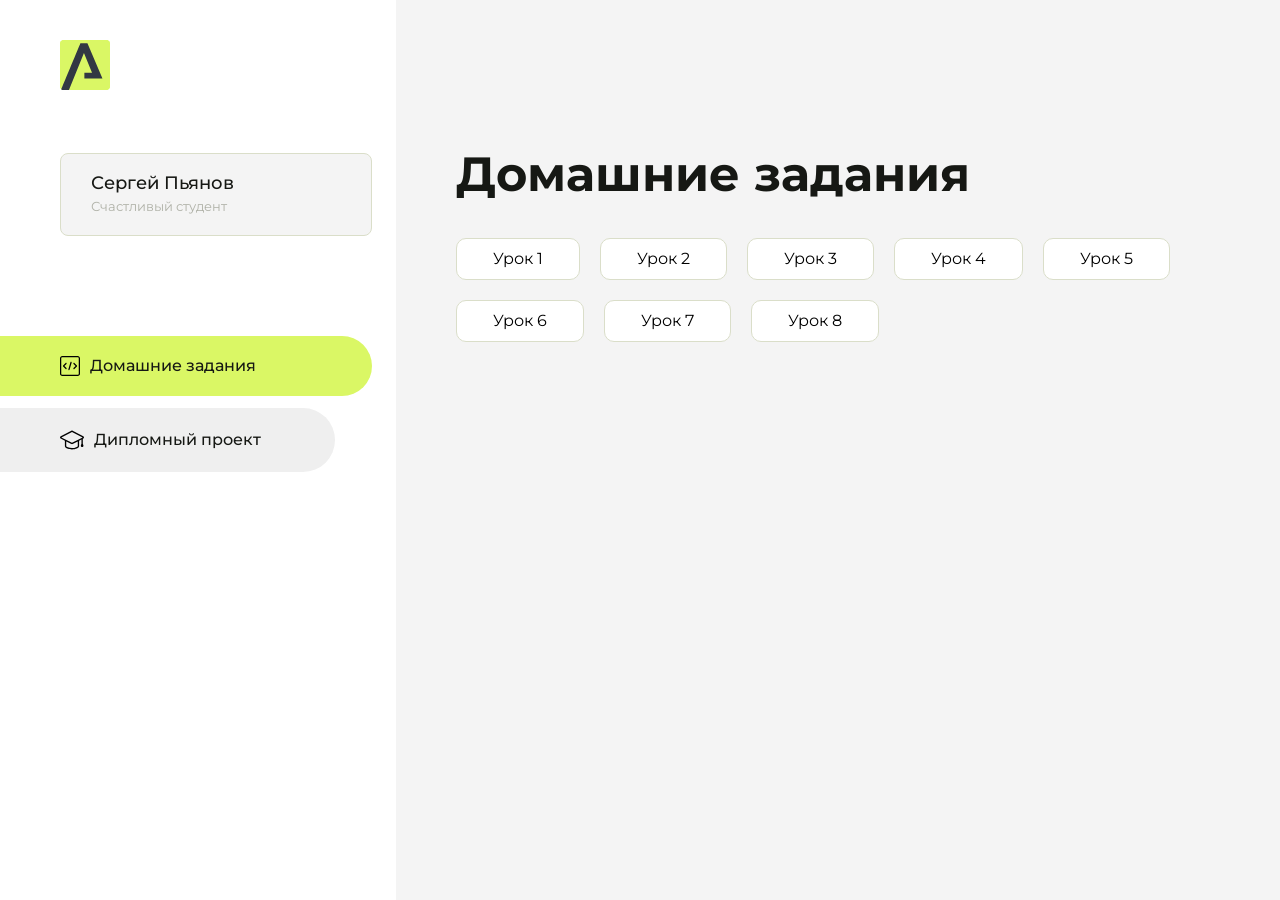
<file: index.html>
<!DOCTYPE html>
<html lang="en">
<head>
    <meta charset="UTF-8">
    <meta name="viewport" content="width=device-width, initial-scale=1.0">
    <title>Домашняя работа</title>
    <link rel="shortcut icon" href="src/logo.ico" type="image/x-icon">
    <link rel="preconnect" href="https://fonts.googleapis.com">
    <link rel="preconnect" href="https://fonts.gstatic.com" crossorigin>
    <link href="https://fonts.googleapis.com/css2?family=Montserrat:wght@400;500;700&family=Rubik:wght@500&display=swap"
          rel="stylesheet">
    <link rel="stylesheet" href="src/style.css">
</head>
<body id="body">
<div class="overlay" id="overlay"></div>
<div class="layout">
    <div class="burger" id="burger">
        <svg viewBox="0 0 24 24" fill="none" xmlns="http://www.w3.org/2000/svg">
            <g id="SVGRepo_bgCarrier" stroke-width="0"></g>
            <g id="SVGRepo_tracerCarrier" stroke-linecap="round" stroke-linejoin="round"></g>
            <g id="SVGRepo_iconCarrier">
                <path d="M4 18L20 18" stroke="#DAF765" stroke-width="2" stroke-linecap="round"></path>
                <path d="M4 12L20 12" stroke="#DAF765" stroke-width="2" stroke-linecap="round"></path>
                <path d="M4 6L20 6" stroke="#DAF765" stroke-width="2" stroke-linecap="round"></path>
            </g>
        </svg>
    </div>
    <aside class="sidebar" id="sidebar">
        <div class="sidebar__inner">
            <div class="logo">
                <svg width="50" height="50" viewBox="0 0 50 50" fill="none" xmlns="http://www.w3.org/2000/svg">
                    <g clip-path="url(#clip0_513_74730)">
                        <path d="M46.17 -0.257004H3.83C1.57281 -0.257004 -0.257 1.57281 -0.257 3.83V46.17C-0.257 48.4272 1.57281 50.257 3.83 50.257H46.17C48.4272 50.257 50.257 48.4272 50.257 46.17V3.83C50.257 1.57281 48.4272 -0.257004 46.17 -0.257004Z"
                              fill="#DAF765"/>
                        <path d="M24.375 38.4H42.461L27.441 3.1585H20.4355C20.4355 3.1585 6.7895 35.881 1.1945 49.294C2.015 50.0275 3.0945 50.257 3.6945 50.257H8.8445L23.954 13.07L32.0465 32.8285H24.375V38.4Z"
                              fill="#323843"/>
                    </g>
                    <defs>
                        <clipPath id="clip0_513_74730">
                            <rect width="50" height="50" fill="white"/>
                        </clipPath>
                    </defs>
                </svg>
            </div>
            <div class="sidebar__user">
                <div class="sidebar__name">Сергей Пьянов</div>
                <div class="sidebar__text">Счастливый студент</div>
            </div>
            <div class="sidebar__tabs">
                <div class="sidebar__item">
                    <button class="sidebar__button active" id="tasks">
                        <svg xmlns="http://www.w3.org/2000/svg" width="20" height="20" viewBox="0 0 20 20" fill="none">
                            <g clip-path="url(#clip0_704_74543)">
                                <path d="M17.7083 20H2.29167C1.0275 20 0 18.9725 0 17.7083V2.29167C0 1.0275 1.0275 0 2.29167 0H17.7083C18.9725 0 20 1.0275 20 2.29167V17.7083C20 18.9725 18.9725 20 17.7083 20ZM2.29167 1.25C1.7175 1.25 1.25 1.7175 1.25 2.29167V17.7083C1.25 18.2825 1.7175 18.75 2.29167 18.75H17.7083C18.2825 18.75 18.75 18.2825 18.75 17.7083V2.29167C18.75 1.7175 18.2825 1.25 17.7083 1.25H2.29167Z"
                                      fill="black"/>
                                <path d="M6.04167 13.125C5.88167 13.125 5.72167 13.0642 5.6 12.9417L3.1 10.4417C2.85583 10.1975 2.85583 9.80167 3.1 9.5575L5.6 7.0575C5.84417 6.81333 6.24 6.81333 6.48417 7.0575C6.72833 7.30167 6.72833 7.6975 6.48417 7.94167L4.42583 10L6.48417 12.0583C6.72833 12.3025 6.72833 12.6983 6.48417 12.9425C6.36167 13.0642 6.20167 13.125 6.04167 13.125Z"
                                      fill="black"/>
                                <path d="M8.95833 14.1667C8.9 14.1667 8.84 14.1583 8.78167 14.1417C8.45083 14.0442 8.26083 13.6967 8.35833 13.3658L10.4417 6.28251C10.5392 5.95084 10.8892 5.76417 11.2175 5.85917C11.5483 5.95667 11.7383 6.30417 11.6408 6.63501L9.5575 13.7183C9.47833 13.9908 9.22833 14.1667 8.95833 14.1667Z"
                                      fill="black"/>
                                <path d="M13.9583 13.125C13.7983 13.125 13.6383 13.0642 13.5167 12.9417C13.2725 12.6975 13.2725 12.3017 13.5167 12.0575L15.575 9.99916L13.5167 7.94083C13.2725 7.69666 13.2725 7.30083 13.5167 7.05666C13.7608 6.81249 14.1567 6.81249 14.4008 7.05666L16.9008 9.55666C17.145 9.80083 17.145 10.1967 16.9008 10.4408L14.4008 12.9408C14.2783 13.0642 14.1183 13.125 13.9583 13.125Z"
                                      fill="black"/>
                            </g>
                            <defs>
                                <clipPath id="clip0_704_74543">
                                    <rect width="20" height="20" fill="white"/>
                                </clipPath>
                            </defs>
                        </svg>
                        <span>Домашние задания</span></button>
                </div>
                <div class="sidebar__item">
                    <button class="sidebar__button" id="diplom">
                        <svg xmlns="http://www.w3.org/2000/svg" width="24" height="24" viewBox="0 0 24 24" fill="none">
                            <g clip-path="url(#clip0_704_74553)">
                                <path d="M23.2628 10.5971C23.7176 10.365 24 9.90375 24 9.39337C24 8.883 23.7176 8.42175 23.2628 8.18962L12.6135 2.75362C12.2291 2.55824 11.7705 2.55787 11.3854 2.75399L0.736875 8.19C0.282375 8.42175 0 8.883 0 9.39337C0 9.90375 0.282375 10.365 0.736875 10.5971L4.89038 12.7177V18.2074C4.89038 19.8154 8.412 21.393 12 21.393C15.5884 21.393 19.1096 19.815 19.1096 18.2074V12.7174L21.4609 11.517V15.8017L20.901 17.2305C20.7409 17.6389 20.7934 18.0994 21.0405 18.4616C21.2876 18.8246 21.6979 19.041 22.1366 19.041C22.5754 19.041 22.9852 18.8246 23.2324 18.462C23.4795 18.099 23.532 17.6385 23.3719 17.2301L22.8124 15.8021V10.827L23.2628 10.5971ZM17.7623 18.1721C17.6198 18.6375 15.3491 20.0419 12 20.0419C8.65088 20.0419 6.38025 18.6375 6.2415 18.2074V12.3037L6.23887 12.3019C6.23812 12.057 6.1065 11.8207 5.87325 11.7019L1.3515 9.39337L12 3.95737L22.6489 9.39337L12 14.8294L5.87325 11.7019C5.54063 11.5331 4.6695 11.6674 4.5 12C4.33012 12.3322 4.55813 12.5479 4.89038 12.7177L11.3857 16.0331C11.5781 16.1314 11.7889 16.1805 12 16.1805C12.2107 16.1805 12.4222 16.1314 12.6146 16.0331L17.7593 13.407L17.7623 18.1721Z"
                                      fill="black"/>
                            </g>
                            <defs>
                                <clipPath id="clip0_704_74553">
                                    <rect width="24" height="24" fill="white"/>
                                </clipPath>
                            </defs>
                        </svg>
                        <span>Дипломный проект</span></button>
                </div>
            </div>
        </div>

    </aside>
    <div class="content">
        <div class="container">
            <div class="content__block" id="tasksBlock">
                <div class="content__title">Домашние задания</div>
                <ul class="content__list">
                    <li class="content__list-item">
                        <a href="Hello-arokenru/index.html">Урок 1</a>
                    </li>
                    <li class="content__list-item">
                        <a href="FIT-STUDIO/index.html">Урок 2</a>
                    </li>
                    <li class="content__list-item">
                        <a href="Table/index.html">Урок 3</a>
                    </li>
                    <li class="content__list-item">
                        <a href="Form/index.html">Урок 4</a>
                    </li>
                    <li class="content__list-item">
                        <a href="Flex-Header/index.html">Урок 5</a>
                    </li>
                    <li class="content__list-item">
                        <a href="Form-2/index.html">Урок 6</a>
                    </li>
                    <li class="content__list-item">
                        <a href="grid/index.html">Урок 7</a>
                    </li>
                    <li class="content__list-item">
                        <a href="Nike/index.html">Урок 8</a>
                    </li>
                </ul>
            </div>
            <div class="content__block hidden" id="diplomBlock">
                <div class="content__title">Дипломный проект</div>
                <div class="content__list-diplom">
                    <a href="ПАПКА-С-НОМЕРОМ-УРОКА">Ссылка на ДЗ</a>
                </div>
                <div class="content__decor">
                    <div class="content__decor-text">Давай проверим, чему ты научился!</div>
                    <div class="content__decor-img">
                        <img src="src/decor.png" alt="decor">
                    </div>
                </div>
            </div>
        </div>
    </div>
</div>
<script src="src/index.js"></script>
</body>
</html>
</file>
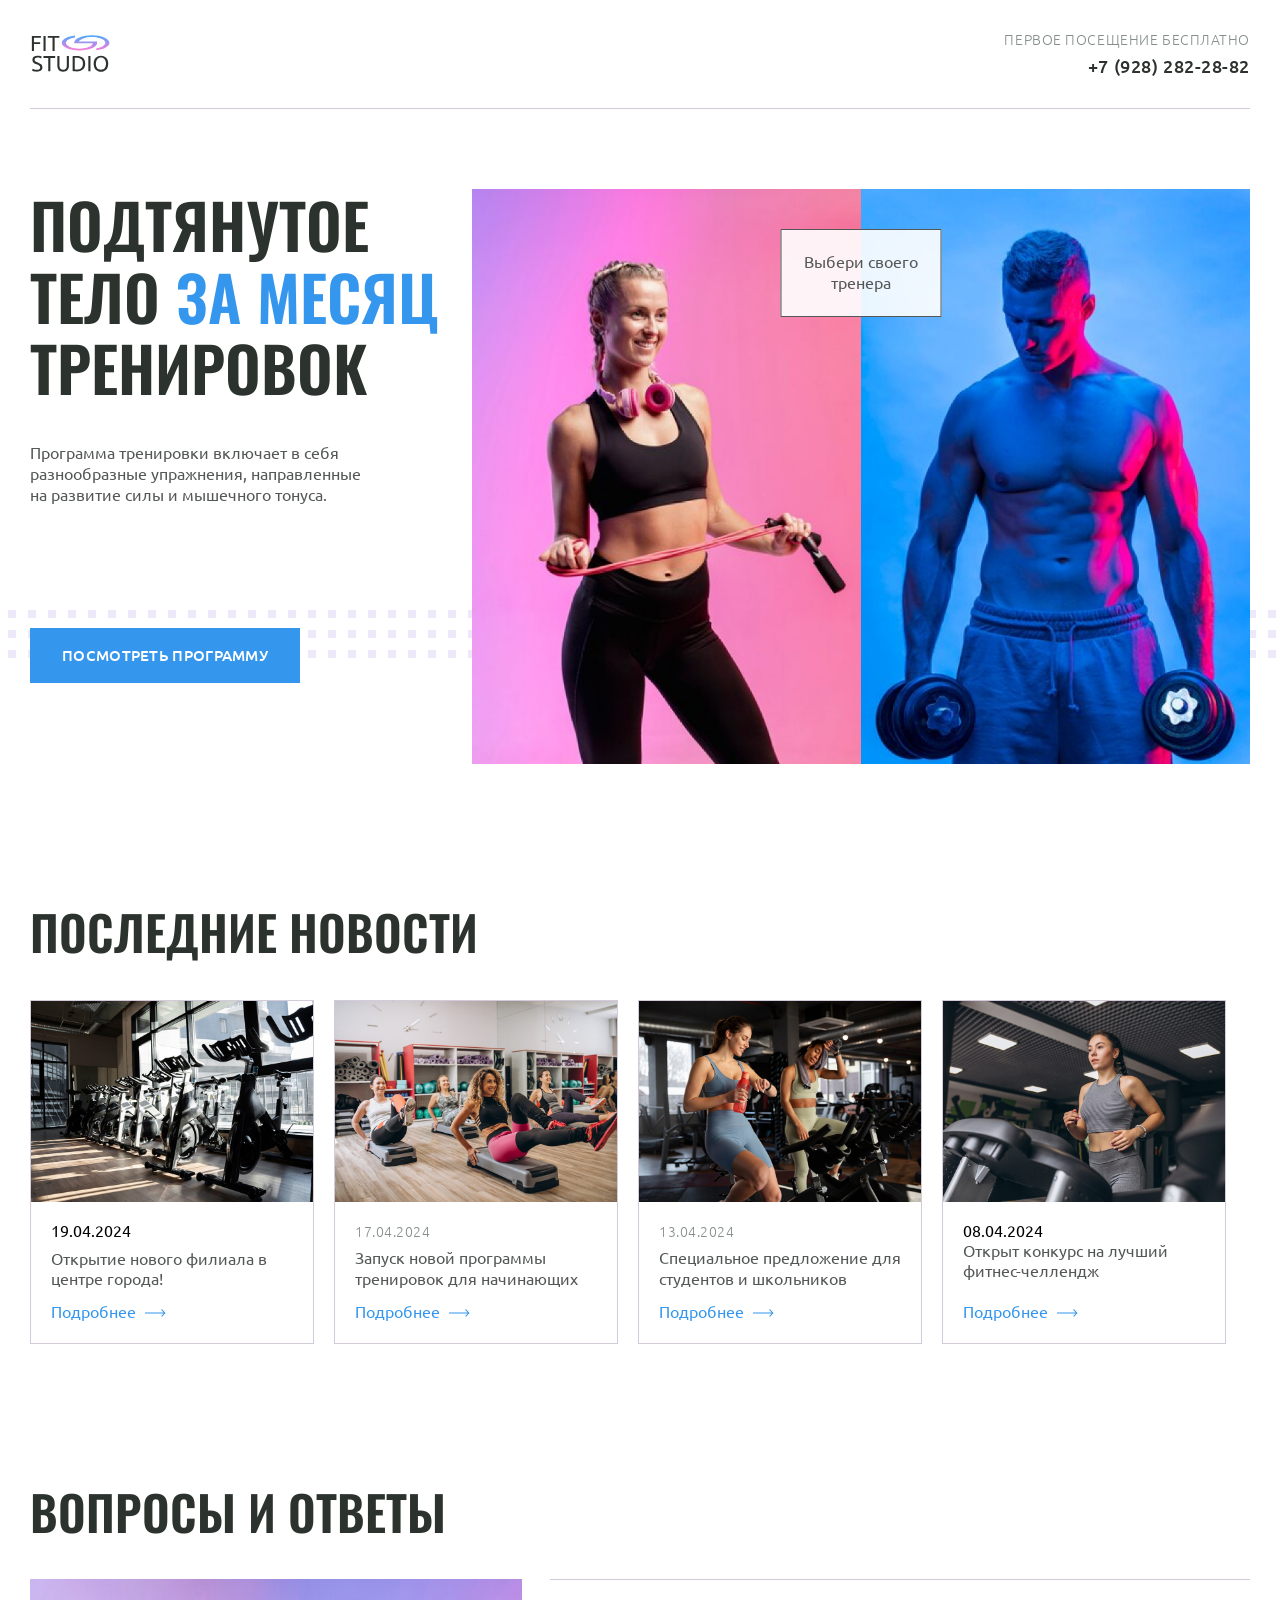
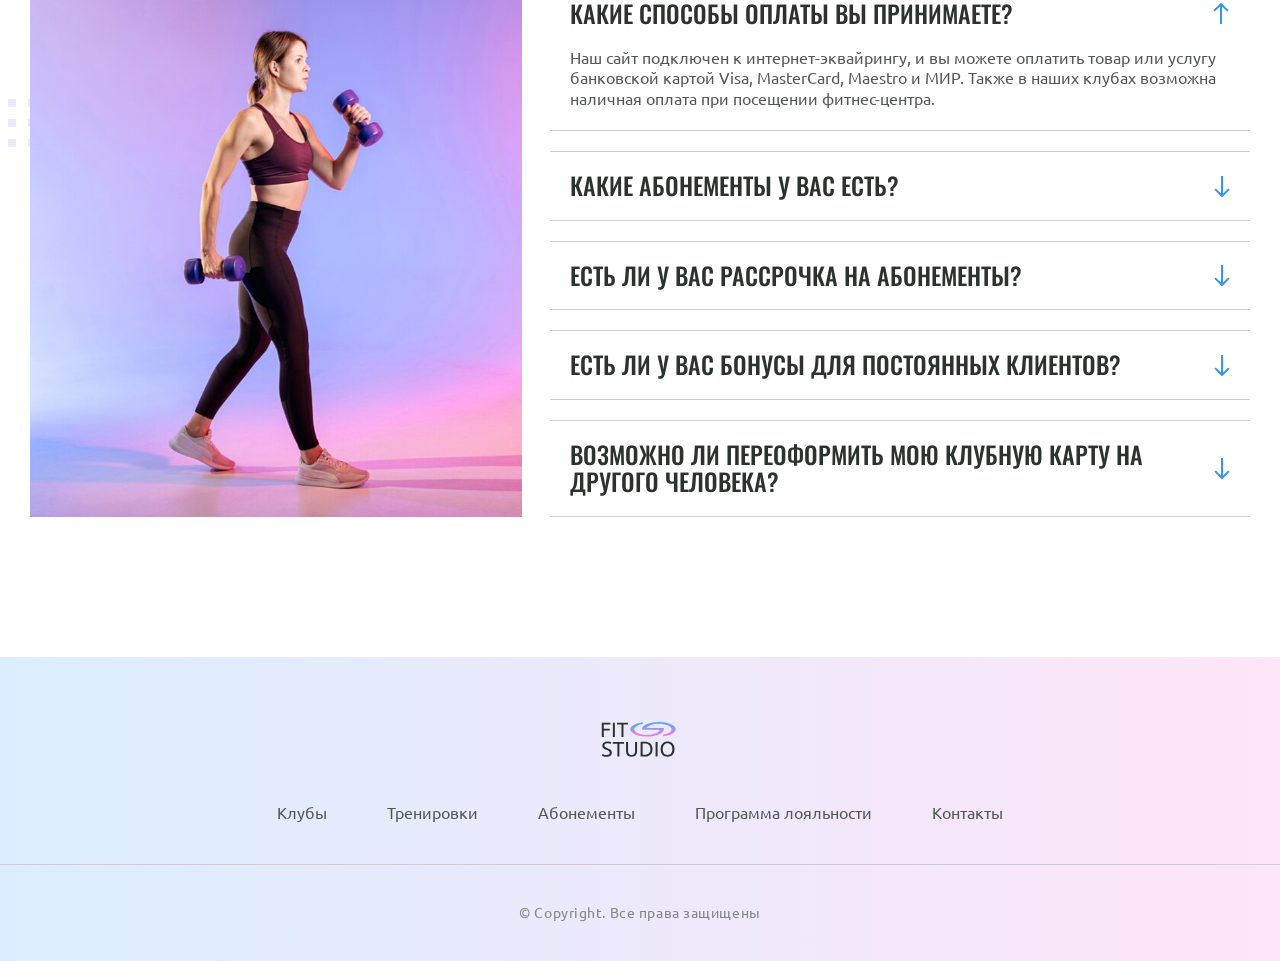
<file: FIT-STUDIO/index.html>
<!doctype html>
<html lang="ru" class="home--page">
	<head>
		<meta charset="UTF-8" />
		<meta name="viewport" content="width=device-width, initial-scale=1.0" />
		<title>Fit Studio - Главная</title>
		<link rel="stylesheet" href="./css/normalize.css" />
		<link rel="stylesheet" href="./css/fonts.css" />
		<link rel="stylesheet" href="./css/globals.css" />
		<link rel="stylesheet" href="./css/header.css" />
		<link rel="stylesheet" href="./css/index.css" />
		<link rel="stylesheet" href="./css/footer.css" />
		<link
			rel="icon"
			sizes="128x128"
			href="./images/favicon-icon.svg"
			type="image/svg+xml"
		/>
	</head>
	<body>
		<header class="header">
			<div class="container">
				<div class="header__inner">
					<a class="header__logo" href="article.html">
						<img src="./images/logo-icon.svg" alt="Логотип Fit Studio" />
					</a>
					<div class="header__phone text__sub">
						<p class="header__phone-text">Первое посещение бесплатно</p>
						<a class="header__phone-link" href="tel:+79282822882"
							>+7 (928) 282-28-82</a
						>
					</div>
				</div>
			</div>
		</header>
		<section class="hero section decor">
			<div class="container hero__container">
				<div class="hero__info">
					<h1 class="hero__title">
						Подтянутое тело
						<strong class="hero__title-accent">за месяц</strong> тренировок
					</h1>
					<p class="hero__text text">
						Программа тренировки включает в себя разнообразные упражнения,
						направленные на развитие силы и мышечного тонуса.
					</p>
					<a href="#" class="hero__link button">Посмотреть программу</a>
				</div>
				<div class="hero__images">
					<p class="hero__choose text">Выбери своего тренера</p>
					<img
						src="./images/sporty-woman-img.jpg"
						width="347"
						height="513"
						alt="Спортивная девушка держит в руках скакалку"
					/>
					<img
						src="./images/sporty-man-img.jpg"
						width="353"
						height="513"
						alt="Спортивный мужчина держит в руках гантели"
					/>
				</div>
			</div>
		</section>
		<section class="news section">
			<div class="container">
				<h2 class="title__large">последние новости</h2>
				<div class="news__container">
					<article class="news__article">
						<header class="news__header">
							<img
								src="./images/news-1-img.jpg"
								alt="Велотренажеры"
								width="284"
								height="203"
							/>
							<div class="news__info">
								<time class="news__date text-sub" datetime="2024-04-19"
									>19.04.2024</time
								>
								<h3 class="hero__title--h3 text">
									Открытие нового филиала в центре города!
								</h3>
							</div>
						</header>
						<footer class="news__footer">
							<a class="news__link" href="article.html">Подробнее</a>
						</footer>
					</article>
					<article class="news__article">
						<header class="news__header">
							<img
								src="./images/news-2-img.jpg"
								alt="Группа женщин занимается"
								width="284"
								height="203"
							/>
							<div class="news__info">
								<time class="news__date text__sub" datetime="2024-04-17"
									>17.04.2024</time
								>
								<h3 class="hero__title--h3 text">
									Запуск новой программы тренировок для начинающих
								</h3>
							</div>
						</header>
						<footer class="news__footer">
							<a class="news__link" href="article.html">Подробнее</a>
						</footer>
					</article>
					<article class="news__article">
						<header class="news__header">
							<img
								src="./images/news-3-img.jpg"
								alt="Две девушки занимаются на велотренажерах "
								width="284"
								height="203"
							/>
							<div class="news__info">
								<time class="news__date text__sub" datetime="2024-04-13"
									>13.04.2024</time
								>
								<h3 class="hero__title--h3 text">
									Специальное предложение для студентов и школьников
								</h3>
							</div>
						</header>
						<footer class="news__footer">
							<a class="news__link" href="article.html">Подробнее</a>
						</footer>
					</article>
					<article class="news__article">
						<header class="news__header">
							<img
								src="./images/news-4-img.jpg"
								alt="Девушка на беговой дорожке"
								width="284"
								height="203"
							/>
							<div class="news__info">
								<time class="news-date text-sub" datetime="2024-04-08"
									>08.04.2024</time
								>
								<h3 class="news__title--h3 text">
									Открыт конкурс на лучший фитнес-челлендж
								</h3>
							</div>
						</header>
						<footer class="news__footer">
							<a class="news__link" href="article.html">Подробнее</a>
						</footer>
					</article>
				</div>
			</div>
		</section>
		<section class="faq section decor">
			<div class="container">
				<h2 class="faq__title-h2 title__large">Вопросы и ответы</h2>
				<div class="faq__container">
					<img
						src="./images/sporty-woman-2-img.jpg"
						alt="Спортивная девушка с гантелями"
						width="492"
						height="531"
					/>
					<div class="faq">
						<details name="faq__details faq" open>
							<summary class="faq__summary title__medium">
								Какие способы оплаты вы принимаете?
							</summary>
							<p class="faq__text text">
								Наш сайт подключен к интернет-эквайрингу, и вы можете оплатить
								товар или услугу банковской картой Visa, MasterCard, Maestro и
								МИР. Также в наших клубах возможна наличная оплата при посещении
								фитнес-центра.
							</p>
						</details>
						<details name=" faq__details faq">
							<summary class="faq__summary title__medium">
								Какие абонементы у вас есть?
							</summary>
							<p class="faq__text text">
								Наш сайт подключен к интернет-эквайрингу, и вы можете оплатить
								товар или услугу банковской картой Visa, MasterCard, Maestro и
								МИР. Также в наших клубах возможна наличная оплата при посещении
								фитнес-центра.
							</p>
						</details>
						<details name="faq__details faq">
							<summary class="faq__summary title__medium">
								Есть ли у вас рассрочка на абонементы?
							</summary>
							<p class="faq__text text">
								Наш сайт подключен к интернет-эквайрингу, и вы можете оплатить
								товар или услугу банковской картой Visa, MasterCard, Maestro и
								МИР. Также в наших клубах возможна наличная оплата при посещении
								фитнес-центра.
							</p>
						</details>
						<details name="faq__details faq">
							<summary class="faq__summary title__medium">
								Есть ли у вас бонусы для постоянных клиентов?
							</summary>
							<p class="faq__text text">
								Наш сайт подключен к интернет-эквайрингу, и вы можете оплатить
								товар или услугу банковской картой Visa, MasterCard, Maestro и
								МИР. Также в наших клубах возможна наличная оплата при посещении
								фитнес-центра.
							</p>
						</details>
						<details name="faq__details faq">
							<summary class="faq__summary title__medium">
								Возможно ли переоформить мою клубную карту на другого человека?
							</summary>
							<p class="faq__text text">
								Наш сайт подключен к интернет-эквайрингу, и вы можете оплатить
								товар или услугу банковской картой Visa, MasterCard, Maestro и
								МИР. Также в наших клубах возможна наличная оплата при посещении
								фитнес-центра.
							</p>
						</details>
					</div>
				</div>
			</div>
		</section>
		<footer class="footer">
			<div class="footer__top">
				<div class="container">
					<a class="footer__logo logo" href="article.html">
						<img
							src="./images/logo-icon.svg"
							width="80"
							height="45"
							alt="Логотип Fit Studio"
						/>
					</a>
					<nav class="menu">
						<ul class="footer__list">
							<li><a class="footer__link" href="#">Клубы</a></li>
							<li><a class="footer__link" href="#">Тренировки</a></li>
							<li><a class="footer__link" href="#">Абонементы</a></li>
							<li><a class="footer__link" href="#">Программа лояльности</a></li>
							<li><a class="footer__link" href="#">Контакты</a></li>
						</ul>
					</nav>
				</div>
			</div>
			<div class="container">
				<p class="copyright">&copy; Copyright. Все права защищены</p>
			</div>
		</footer>
	</body>
</html>
</file>
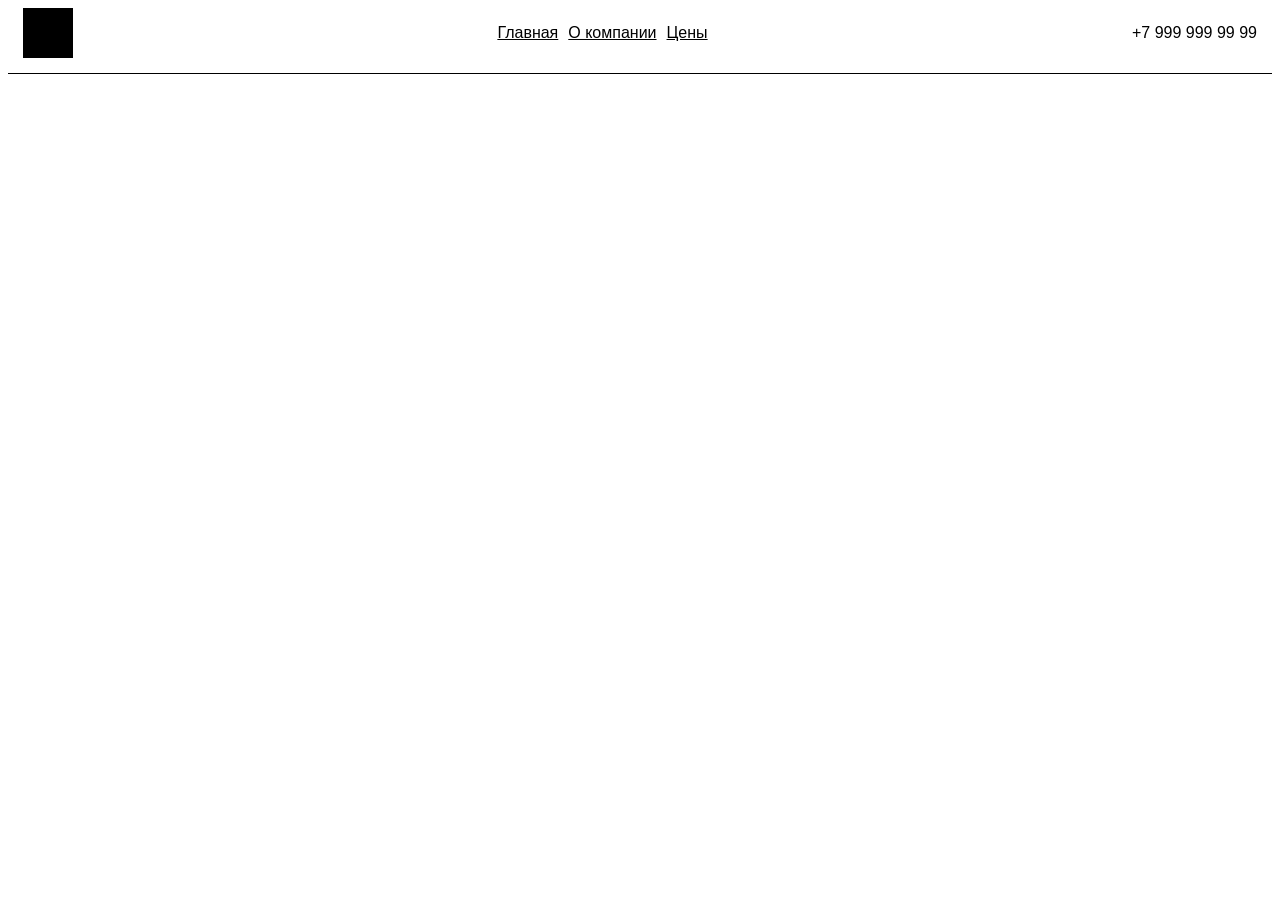
<file: Flex-Header/index.html>
<!doctype html>
<html lang="ru">
	<head>
		<meta charset="UTF-8" />
		<meta name="viewport" content="width=\, initial-scale=1.0" />
		<title>Flex-Box</title>
		<link rel="stylesheet" href="./css/style.css" />
	</head>
	<body>
		<header class="header">
			<div class="container header__container">
				<a href="#" class="anchor"></a>
				<ul class="list">
					<li class="nav"><a href="" class="link">Главная</a></li>
					<li class="nav"><a href="" class="link">О компании</a></li>
					<li class="nav"><a href="" class="link">Цены</a></li>
				</ul>
				<a class="number_link" href="tel:7 999 999 99 99">+7 999 999 99 99</a>
			</div>
		</header>
	</body>
</html>
</file>
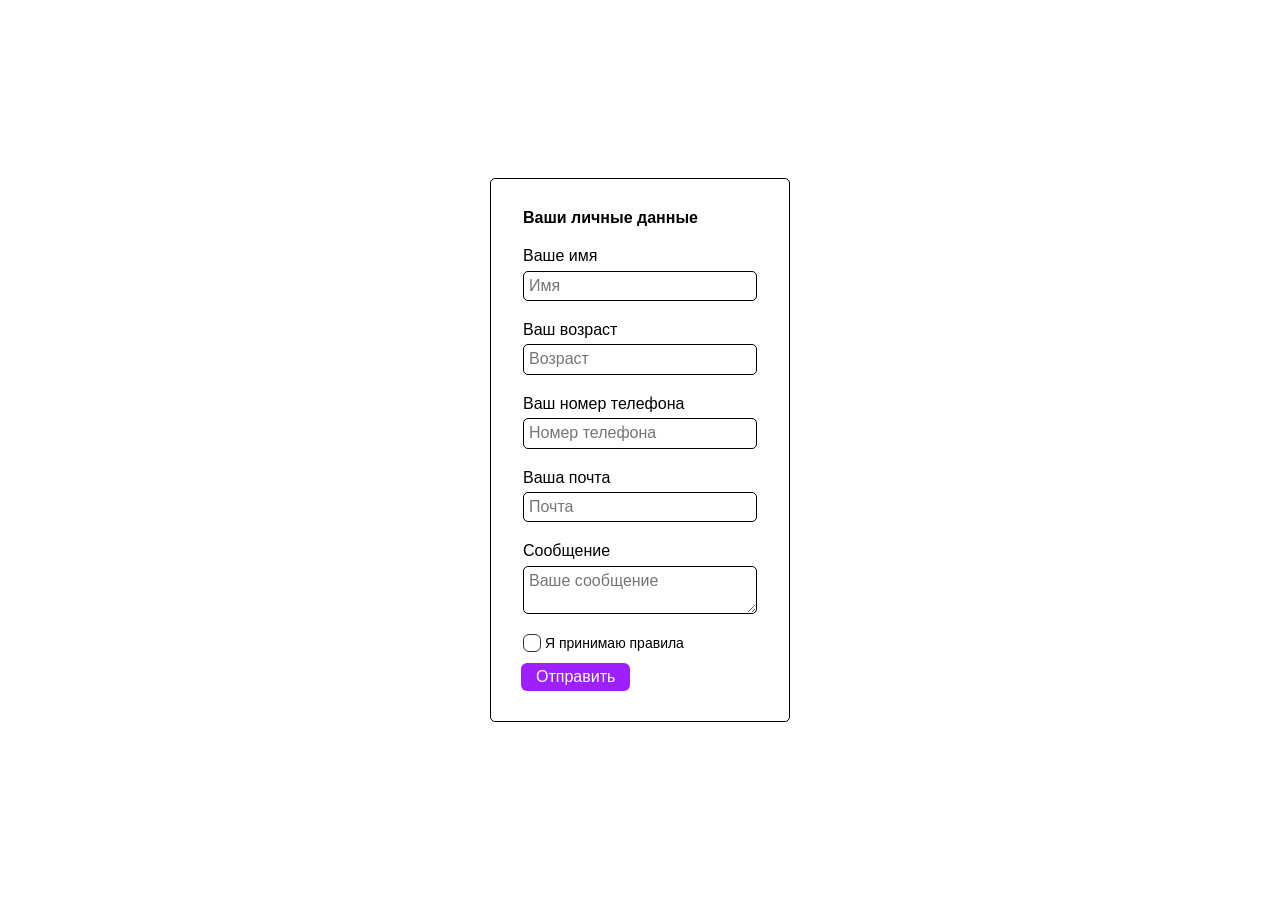
<file: Form-2/index.html>
<!doctype html>
<html lang="ru">
	<head>
		<meta charset="UTF-8" />
		<meta name="viewport" content="width=device-width, initial-scale=1.0" />
		<title>Form</title>
		<link rel="stylesheet" href="./css/normalize.css" />
		<link rel="stylesheet" href="./css/style.css" />
	</head>
	<body>
		<form class="form">
			<fieldset class="fieldset">
				<legend class="legend">Ваши личные данные</legend>
				<label for="name" class="label">
					Ваше имя
					<input
						id="name"
						class="input"
						type="text"
						required
						name="name"
						placeholder="Имя"
					/>
				</label>
				<label for="age" class="label">
					Ваш возраст
					<input
						id="age"
						class="input"
						type="number"
						required
						name="age"
						placeholder="Возраст"
					/>
				</label>
				<label for="tel" class="label">
					Ваш номер телефона
					<input
						id="tel"
						class="input"
						type="tel"
						required
						name="tel"
						placeholder="Номер телефона"
					/>
				</label>
				<label for="email" class="label">
					Ваша почта
					<input
						id="email"
						class="input"
						type="email"
						required
						name="email"
						placeholder="Почта"
					/>
				</label>
			</fieldset>
			<fieldset class="fieldset fieldset_area">
				<label class="label_area"
					>Сообщение
					<textarea
						class="textarea input"
						name="message"
						required
						placeholder="Ваше сообщение"
					></textarea>
				</label>
				<label class="label-checkbox">
					<input class="checkbox" type="checkbox" required name="agreement" />
					<span class="checkbox-text">Я принимаю правила</span>
				</label>
			</fieldset>
			<button class="button" type="submit">Отправить</button>
		</form>
	</body>
</html>
</file>
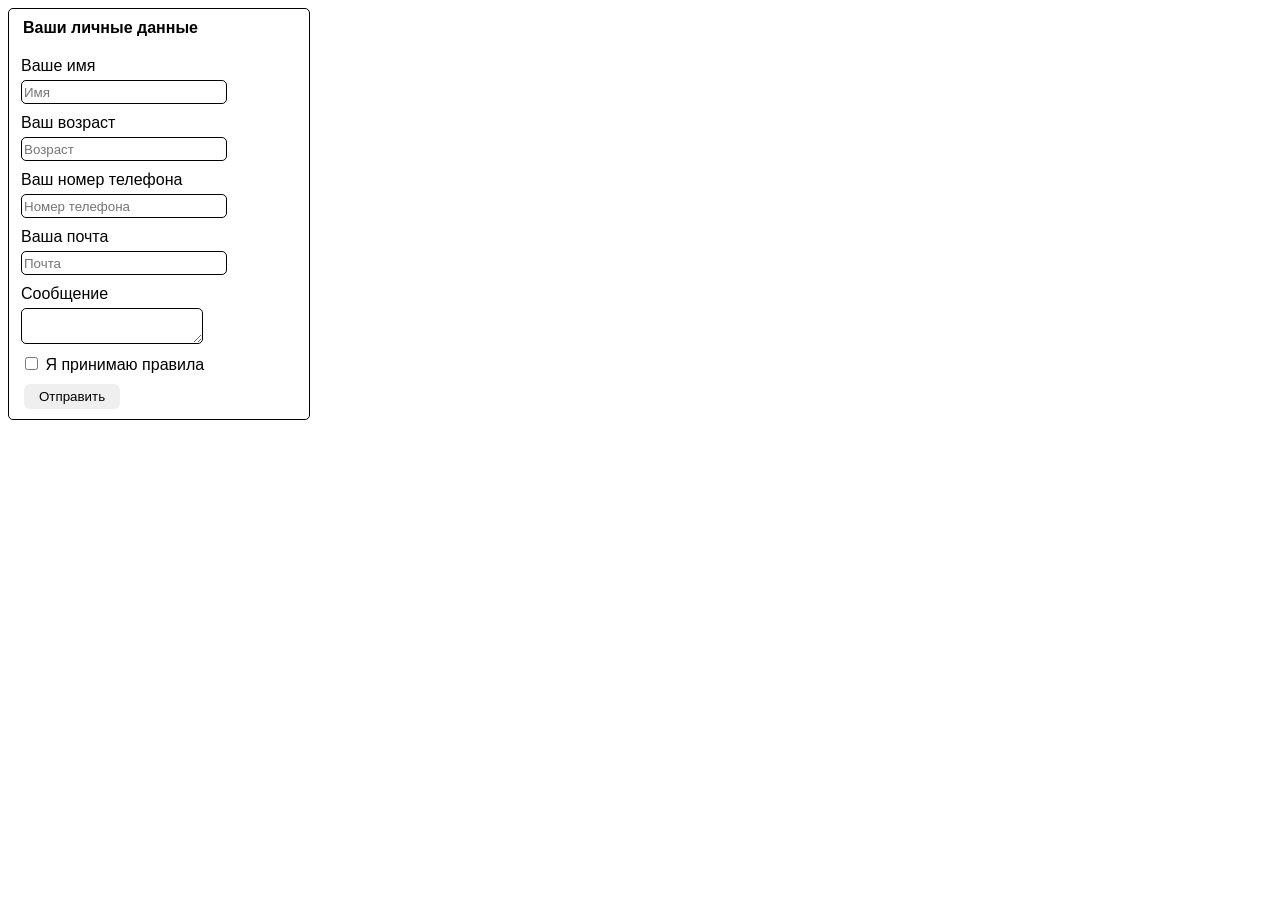
<file: Form/index.html>
<!doctype html>
<html lang="ru">
	<head>
		<meta charset="UTF-8" />
		<meta name="viewport" content="width=device-width, initial-scale=1.0" />
		<title>Form</title>
		<link rel="stylesheet" href="./css/style.css" />
	</head>
	<body>
		<form class="form">
			<fieldset class="fieldset">
				<legend class="legend">Ваши личные данные</legend>
				<label for="name" class="label">
					Ваше имя
					<input
						id="name"
						class="input"
						type="text"
						required
						name="name"
						placeholder="Имя"
					/>
				</label>
				<label for="age" class="label">
					Ваш возраст
					<input
						id="age"
						class="input"
						type="number"
						required
						name="age"
						placeholder="Возраст"
					/>
				</label>
				<label for="tel" class="label">
					Ваш номер телефона
					<input
						id="tel"
						class="input"
						type="tel"
						required
						name="tel"
						placeholder="Номер телефона"
					/>
				</label>
				<label for="email" class="label">
					Ваша почта
					<input
						id="email"
						class="input"
						type="email"
						required
						name="email"
						placeholder="Почта"
					/>
				</label>
			</fieldset>
			<fieldset class="fieldset fieldset_area">
				<label class="label_area"
					>Сообщение
					<textarea class="textarea input" name="message" required></textarea>
				</label>
				<label class="label_checkbox">
					<input type="checkbox" required name="agreement" />
					Я принимаю правила
				</label>
			</fieldset>
			<button class="button" type="submit">Отправить</button>
		</form>
	</body>
</html>
</file>
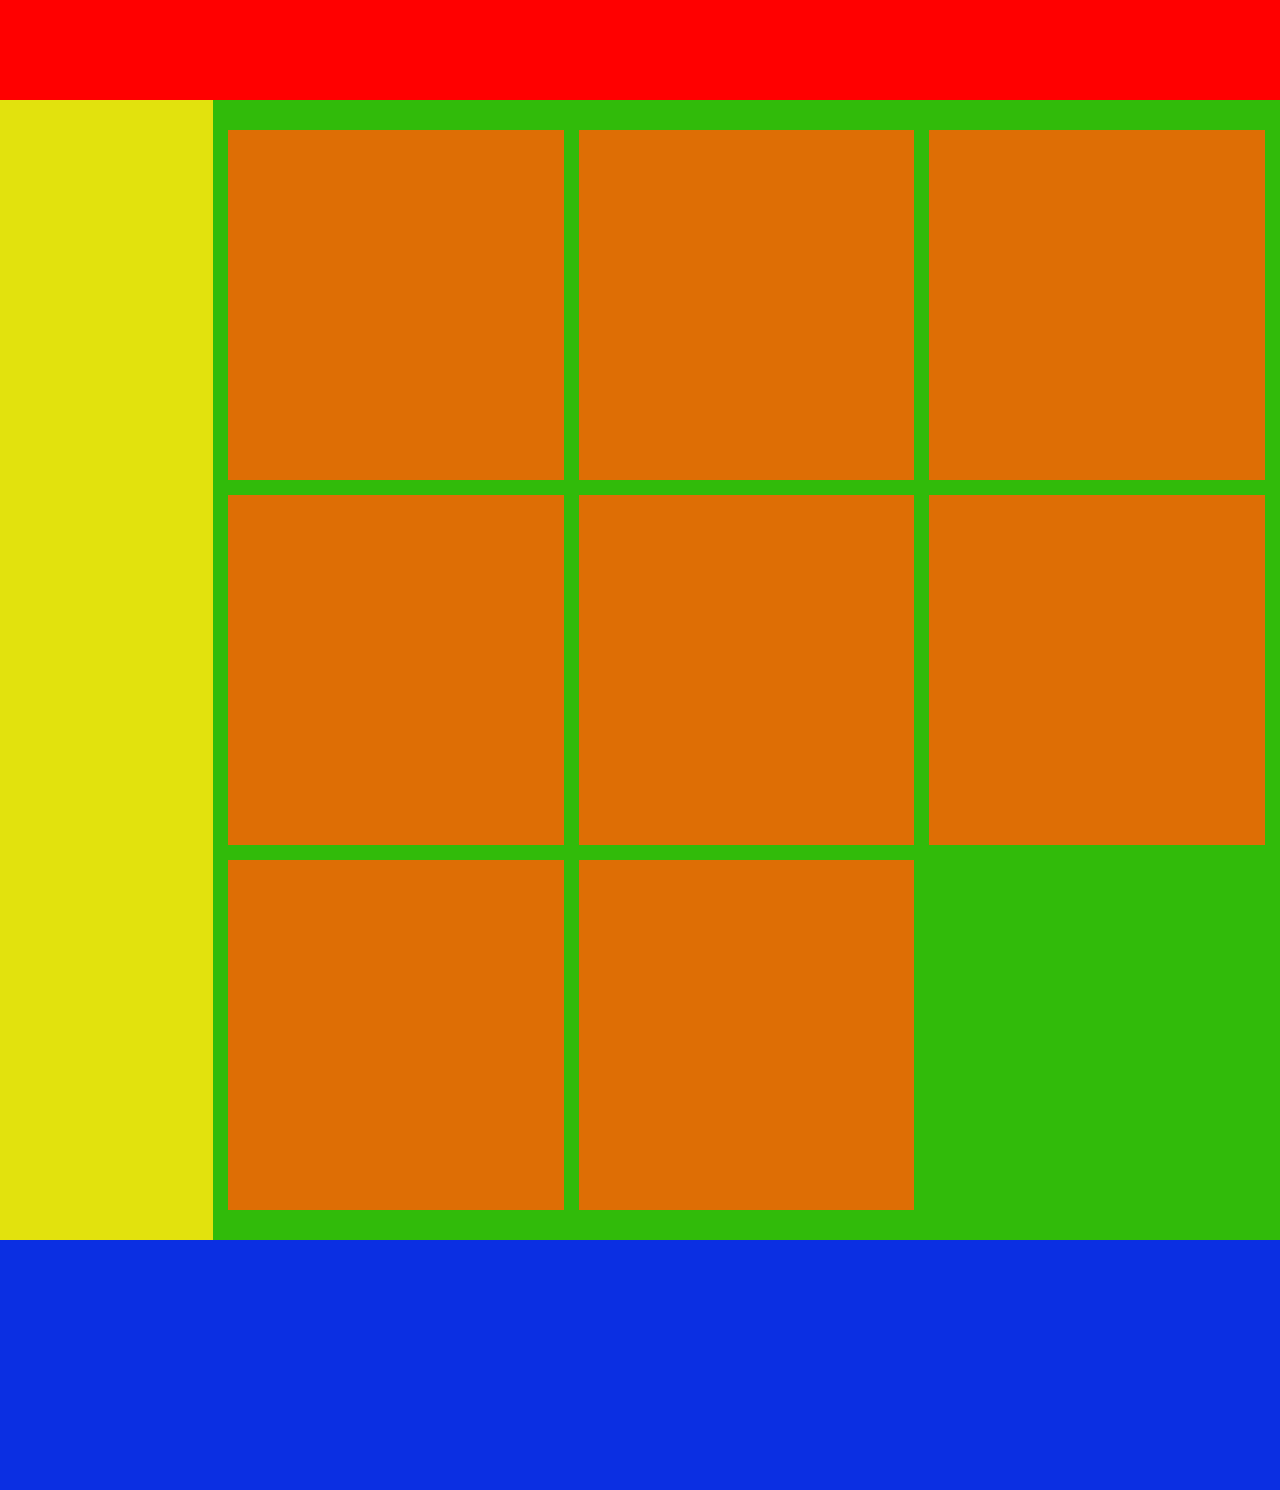
<file: grid/index.html>
<!DOCTYPE html>
<html lang="ru">
  <head>
    <meta charset="UTF-8" />
    <meta name="viewport" content="width=device-width, initial-scale=1.0" />
    <title>Grid</title>
    <link rel="stylesheet" href="./css/style.css" />
  </head>
  <body>
    <div class="wrapper">
      <header class="header"></header>
      <aside class="aside"></aside>
      <main class="main">
        <div class="container">
          <article class="article"></article>
          <article class="article"></article>
          <article class="article"></article>
          <article class="article"></article>
          <article class="article"></article>
          <article class="article"></article>
          <article class="article"></article>
          <article class="article"></article>
        </div>
      </main>
      <footer class="footer"></footer>
    </div>
  </body>
</html>
</file>
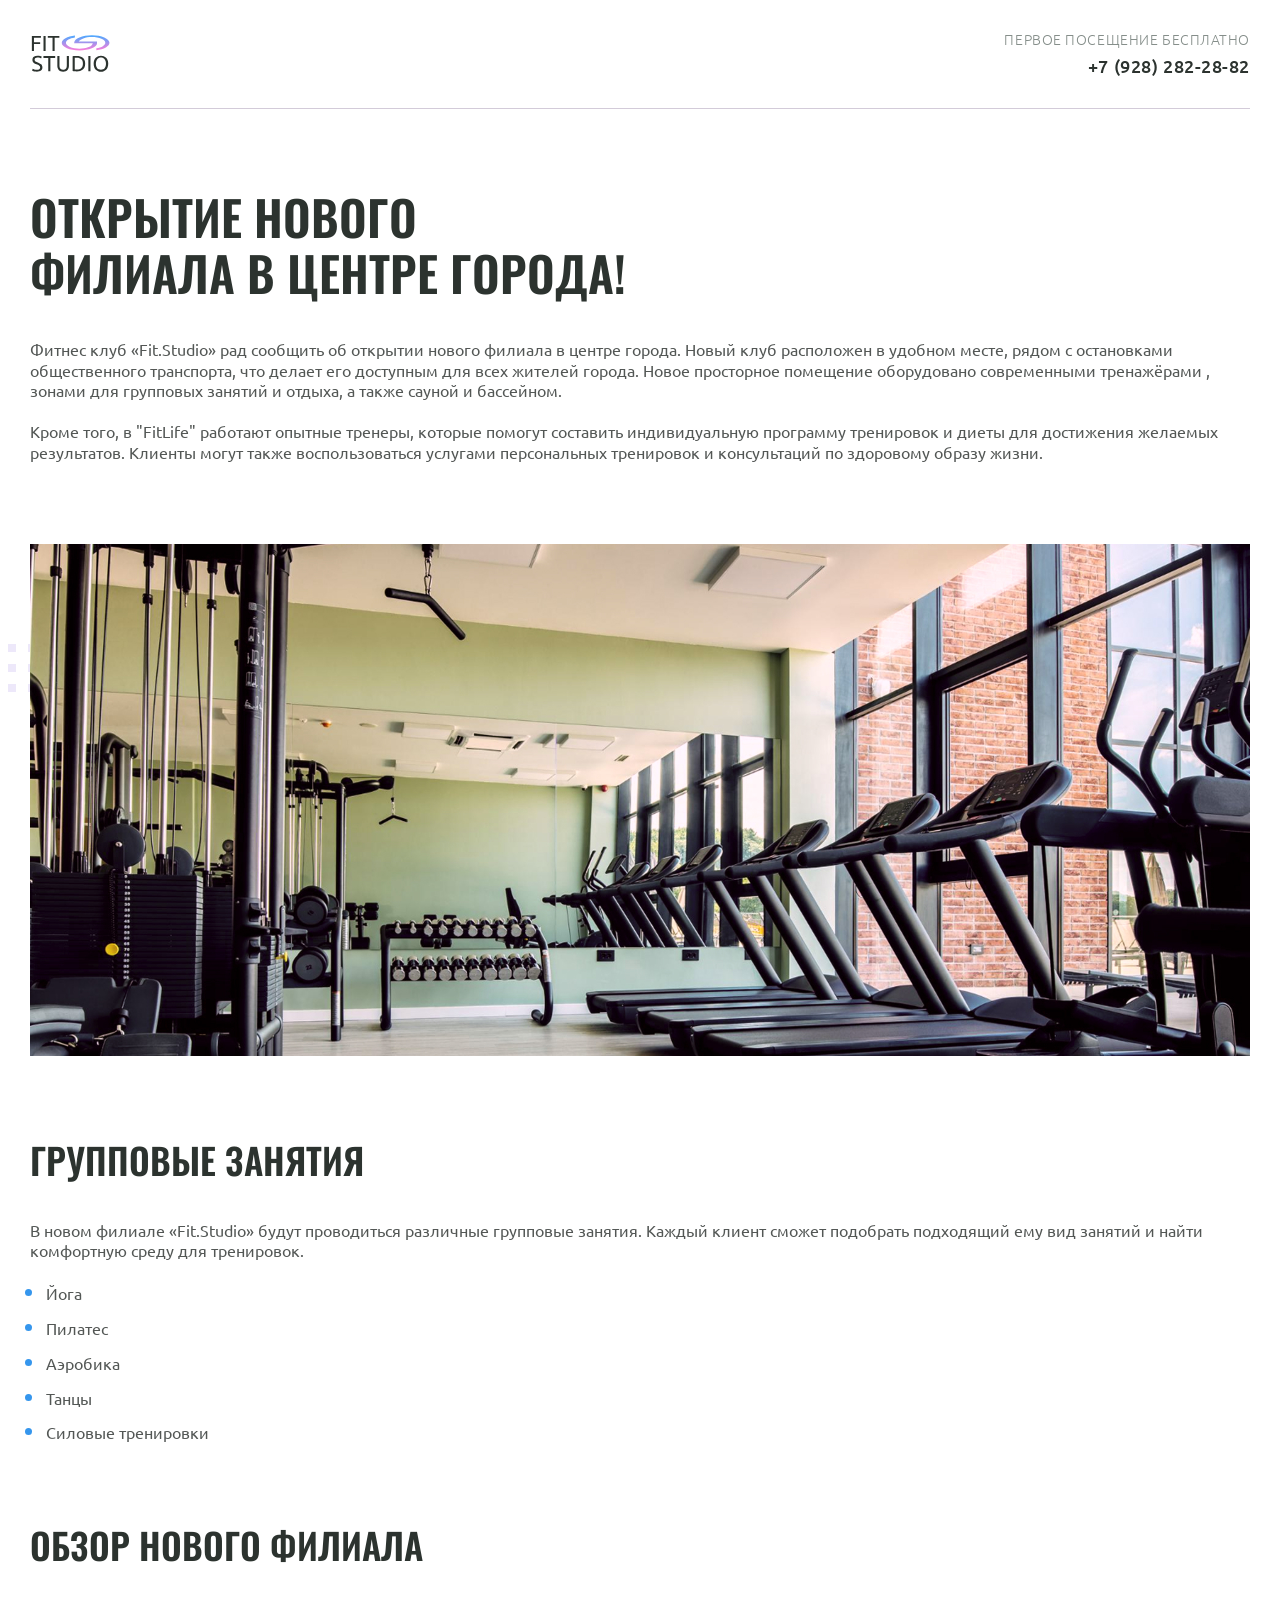
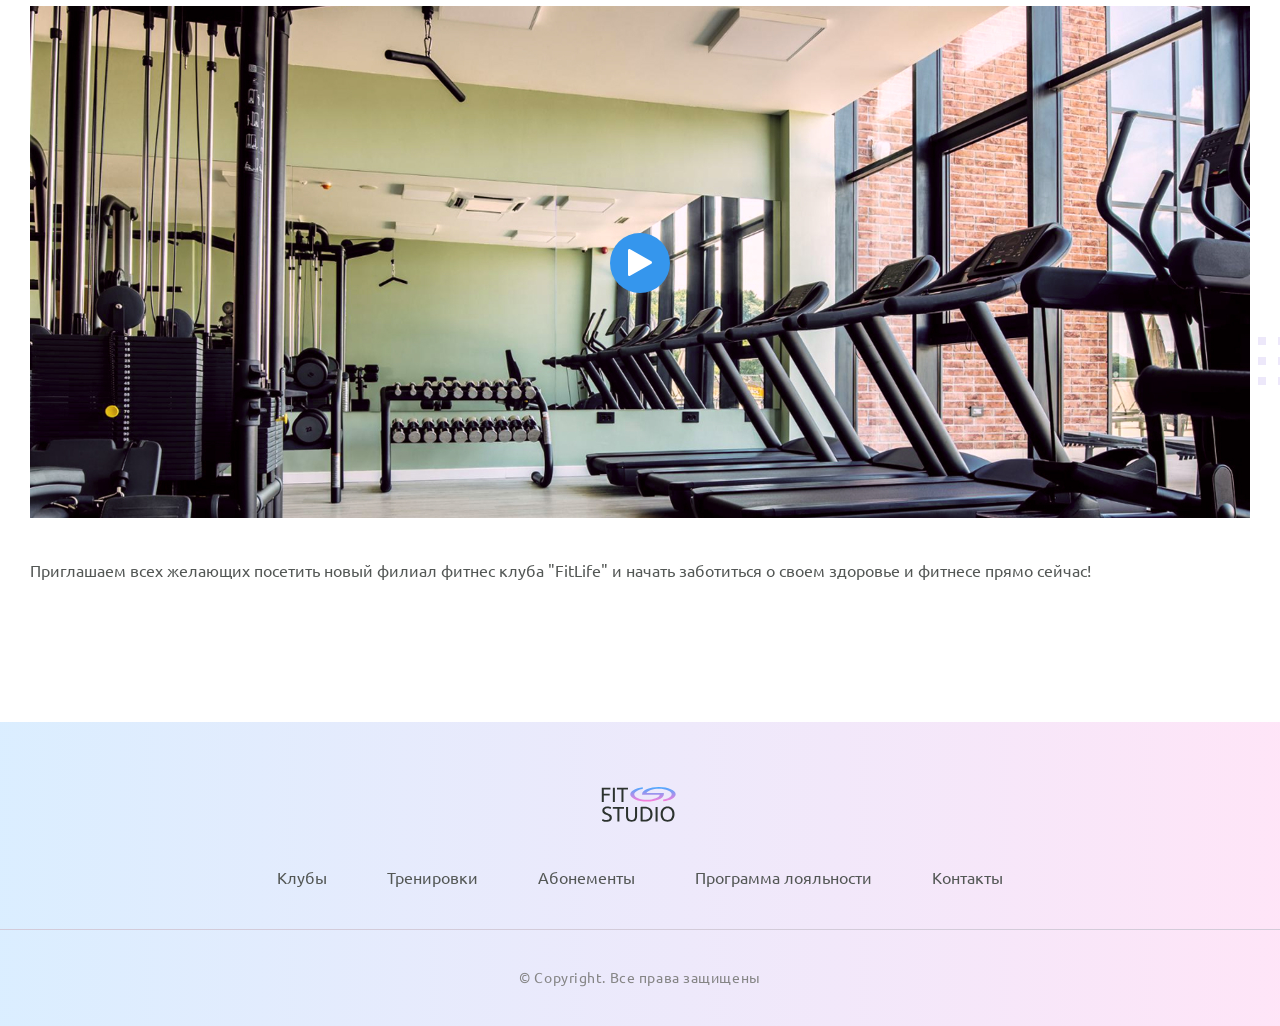
<file: FIT-STUDIO/article.html>
<!doctype html>
<html lang="ru">
	<head>
		<meta charset="UTF-8" />
		<meta name="viewport" content="width=device-width, initial-scale=1.0" />
		<title>Fit Studio - Открытие нового филиала!</title>
		<link rel="stylesheet" href="./css/normalize.css" />
		<link rel="stylesheet" href="./css/fonts.css" />
		<link rel="stylesheet" href="./css/globals.css" />
		<link rel="stylesheet" href="./css/header.css" />
		<link rel="stylesheet" href="./css/article.css" />
		<link rel="stylesheet" href="./css/footer.css" />
		<link
			rel="icon"
			sizes="128x128"
			href="./images/favicon-icon.svg"
			type="image/svg+xml"
		/>
	</head>
	<body>
		<header class="header">
			<div class="container">
				<div class="header__inner">
					<a class="header__logo" href="article.html">
						<img src="./images/logo-icon.svg" alt="Логотип Fit Studio" />
					</a>
					<div class="header__phone text__sub">
						<p class="header__phone-text">Первое посещение бесплатно</p>
						<a class="header__phone-link" href="tel:+79282822882">+7 (928) 282-28-82</a>
					</div>
				</div>
			</div>
		</header>
		<article class="article">
			<section class="article__mb--1">
				<div class="container article__mb--1">
					<h1 class="article__title title__large">Открытие нового филиала в центре города!</h1>
					<p class="article__text">
						Фитнес клуб «Fit.Studio» рад сообщить об открытии нового филиала
						в центре города. Новый клуб расположен в удобном месте, рядом
						с остановками общественного транспорта, что делает его доступным
						для всех жителей города. Новое просторное помещение оборудовано
						современными тренажёрами , зонами для групповых занятий и отдыха,
						а также сауной и бассейном.
					</p>
					<p class="article__text">
						Кроме того, в "FitLife" работают опытные тренеры, которые помогут
						составить индивидуальную программу тренировок и диеты для достижения
						желаемых результатов. Клиенты могут также воспользоваться услугами
						персональных тренировок и консультаций по здоровому образу жизни.
					</p>
				</div>
				<div class="article__decor-wrapper article__decor-wrapper--1 decor">
					<div class="container">
						<img
							src="./images/gym-image.jpg"
							width="1220"
							alt="Тренажерный зал"
							class="article__img"
						/>
					</div>
				</div>
			</section>
			<section class="article__mb--1">
				<div class="container">
					<h2 class="title__large article__title-medium">Групповые занятия</h2>
					<p class="article__text">
						В новом филиале «Fit.Studio» будут проводиться различные групповые
						занятия. Каждый клиент сможет подобрать подходящий ему вид занятий
						и найти комфортную среду для тренировок.
					</p>
					<ul class="article__list article__text">
						<li class="article__item">Йога</li>
						<li class="article__item">Пилатес</li>
						<li class="article__item">Аэробика</li>
						<li class="article__item">Танцы</li>
						<li class="article__item">Силовые тренировки</li>
					</ul>
				</div>
			</section>
			<section>
				<div class="container">
					<h2 class="title__large article__title-medium">Обзор нового филиала</h2>
				</div>
				<div
					class="article__decor-wrapper article__decor-wrapper--2 article__mb-2 decor"
				>
					<div class="container">
						<button class="article__play-button">
							<img
								src="./images/play.svg"
								width="24"
								height="24"
								alt="Запустить"
							/>
						</button>
						<img
							src="./images/gym-image.jpg"
							width="1220"
							alt="Тренажерный зал"
							class="article__img"
						/>
					</div>
				</div>
				<div class="container">
					<p class="article__footer article__text">
						Приглашаем всех желающих посетить новый филиал фитнес клуба
						"FitLife" и начать заботиться о своем здоровье и фитнесе прямо
						сейчас!
					</p>
				</div>
			</section>
		</article>
		<footer class="footer">
			<div class="footer__top">
				<div class="container">
					<a class="footer__logo logo" href="article.html">
						<img
							src="./images/logo-icon.svg"
							width="80"
							height="45"
							alt="Логотип Fit Studio"
						/>
					</a>
					<nav class="menu">
						<ul class="footer__list">
							<li><a class="footer__link" href="#">Клубы</a></li>
							<li><a class="footer__link" href="#">Тренировки</a></li>
							<li><a class="footer__link" href="#">Абонементы</a></li>
							<li><a class="footer__link" href="#">Программа лояльности</a></li>
							<li><a class="footer__link" href="#">Контакты</a></li>
						</ul>
					</nav>
				</div>
			</div>
			<div class="container">
				<p class="copyright">&copy; Copyright. Все права защищены</p>
			</div>
		</footer>
	</body>
</html>
</file>
<file: src/style.css>
*{padding: 0;margin: 0;border: 0;}
*,*:before,*:after{-webkit-box-sizing: border-box;box-sizing: border-box;}
:focus,:active{outline: none;}
a:focus,a:active{outline: none;}
nav,footer,header,aside{display: block;}
html,body{
    height:100%;width:100%;
    font-size:100%;line-height:1;-ms-text-size-adjust:100%;-moz-text-size-adjust:100%;-webkit-text-size-adjust:100%;}
input,button,textarea{font-family:inherit;}
input::-ms-clear{display: none;}
button{cursor: pointer;}
button::-moz-focus-inner{padding:0;border:0;}
a,a:visited{text-decoration: none;}
a:hover{text-decoration: none;}
ul li{list-style: none;}
img{vertical-align: top;}
h1,h2,h3,h4,h5,h6{font-size:inherit;font-weight: inherit;}
a{color:inherit;}



body {
    font-family: "Montserrat",SansSerif;
    color: black;
}

body.overflow {
    overflow: hidden;
}



.layout {
    display: -webkit-box;
    display: -ms-flexbox;
    display: flex;
    min-height: 100vh;
}

.sidebar {
    padding: 40px 24px 40px 0;
    -ms-flex-negative: 0;
    flex-shrink: 0;
    background-color: white;
}



.content {
    -webkit-box-flex: 1;
    -ms-flex-positive: 1;
    flex-grow: 1;
    background-color: #F4F4F4;
}

.container {
    display: -webkit-box;
    display: -ms-flexbox;
    display: flex;
    -webkit-box-orient: vertical;
    -webkit-box-direction: normal;
    -ms-flex-direction: column;
    flex-direction: column;
    -webkit-box-pack: center;
    -ms-flex-pack: center;
    justify-content: center;
    -webkit-box-align: center;
    -ms-flex-align: center;
    align-items: center;
    padding: 150px 60px 80px 60px;
}


.logo {
    margin-left: 60px;
    margin-bottom: 60px;
}

.sidebar__user {
    background-color: #F4F4F4;
    padding: 20px 30px;
    margin-left: 60px;
    margin-bottom: 100px;
    border-radius: 8px;
    border: 1px solid #DADEC9;
}

.sidebar__name {
    color:#161814;
    font-size: 18px;
    font-weight: 500;
    margin-bottom: 6px;
}

.sidebar__text {
    color: #AFB1A7;
    font-size: 13px;
    font-weight: 400;
    line-height: 130%; /* 16.9px */
}

.sidebar__item {
    width: 372px;
}

.sidebar__button {
    display: -webkit-box;
    display: -ms-flexbox;
    display: flex;
    -webkit-box-align: center;
    -ms-flex-align: center;
    align-items: center;
    gap: 10px;
    padding: 20px 60px;
    margin-bottom: 12px;
    border-radius: 0px 100px 100px 0px;
    -webkit-transition: all .5s;
    -o-transition: all .5s;
    transition: all .5s;
    cursor: pointer;
    width: 90%;
    color:#161814;
    font-size: 16px;
    font-weight: 500;
}

.sidebar__button.active , .sidebar__button:hover {
    width: 100%;
    background-color: #DAF765;
}


.content__title {
    color: #161814;
    font-size: 48px;
    font-weight: 700;
    margin-bottom: 40px;
}

.content__list {
    display: -webkit-box;
    display: -ms-flexbox;
    display: flex;
    -webkit-box-align: center;
    -ms-flex-align: center;
    align-items: center;
    -ms-flex-wrap: wrap;
    flex-wrap: wrap;
    gap: 20px;
}



.content__list-item  {
    cursor: pointer;
    padding: 12px 18px;
    background-color: #fff;
    border-radius: 10px;
    border: 1px solid #DADEC9;
    -webkit-transition: all .3s;
    -o-transition: all .3s;
    transition: all .3s;
}

.content__list-item:hover,.content__list-diplom:hover {
    background-color: #AFB1A7;
}

li a {
    padding: 12px 18px;

}


.content__list-diplom {
    -webkit-transition: all .3s;
    -o-transition: all .3s;
    transition: all .3s;
    display: inline-block;
    padding: 12px 18px;
    background-color: #fff;
    border-radius: 10px;
    border: 1px solid #DADEC9;
}

.content__decor {
    display: -webkit-box;
    display: -ms-flexbox;
    display: flex;
    -webkit-box-align: center;
    -ms-flex-align: center;
    align-items: center;
}

.content__decor-text {
    color:#BEDD44;
    font-size: 36px;
    font-weight: 700;
    line-height: 110%; /* 39.6px */
}

.content__block {
    max-width: 1200px;
}

.content__block.hidden {
    display: none;
}

.content__decor-img img{
    width: 100%;
}

.burger {
    display: none;
    padding: 5px;
    position: fixed;
    top: 3%;
    right: 7%;
    width: 40px;
    height: 40px;
    background-color: #161814;
    border-radius: 50%;
    z-index: 10;
    border: 1px solid #DAF765;
}

@media (max-width: 768px) {
    .burger {
        display: block;
    }

    .sidebar {
        -webkit-transition: all .3s;
        -o-transition: all .3s;
        transition: all .3s;
        -webkit-transform: translateX(-100%);
        -ms-transform: translateX(-100%);
        transform: translateX(-100%);
        position: fixed;
        top: 0;
        left: 0;
        bottom: 0;
        z-index: 5;
    }

    .sidebar.show {
        -webkit-transform: translateX(0%);
        -ms-transform: translateX(0%);
        transform: translateX(0%);
    }

    .overlay {
        opacity: 0;
        pointer-events: none;
        -webkit-transition: all .3s;
        -o-transition: all .3s;
        transition: all .3s;
        position: absolute;
        top: 0;
        right: 0;
        left: 0;
        bottom: 0;
        z-index: 3;
        background-color: #000000e0;
    }

    .overlay.show {
        opacity: 1;
        pointer-events: all;
    }

    .container {
        padding: 40px 20px;
        min-height: 100%;
    }

    .content__decor {
        margin-top: 20px;
        -webkit-box-orient: vertical;
        -webkit-box-direction: normal;
        -ms-flex-direction: column;
        flex-direction: column;
    }
}

@media (max-width: 400px) {
    .sidebar__user {
        margin-left: 0;
    }
}
</file>
<file: FIT-STUDIO/css/fonts.css>
@font-face {
    font-family: "Ubuntu";
    src: local ("Ubuntu"), url("../fonts/Ubuntu-Light.woff2") format(woff2);
    font-weight: 300;
    font-style: normal;
    font-display: swap;
}

@font-face {
    font-family: "Ubuntu";
    src: local ("Ubuntu"), url("../fonts/Ubuntu-Regular.woff2") format(woff2);
    font-weight: 400;
    font-style: normal;
    font-display: swap;
}

@font-face {
    font-family: "Ubuntu";
    src: local ("Ubuntu"), url("../fonts/Ubuntu-Medium.woff2") format(woff2);
    font-weight: 500;
    font-style: normal;
    font-display: swap;
}

@font-face {
    font-family: "Oswald";
    src: local ("Oswald"), url("../fonts/Oswald-Medium.woff2") format(woff2);
    font-weight: 500;
    font-style: normal;
    font-display: swap;
}

@font-face {
    font-family: "Oswald";
    src: local ("Oswald"), url("../fonts/Oswald-SemiBold.woff2") format(woff2);
    font-weight: 600;
    font-style: normal;
    font-display: swap;
}
</file>
<file: FIT-STUDIO/css/globals.css>
html {
    font-family: Ubuntu, sans-serif;
    font-weight: 400;
}

*,
*::before,
*::after {
    -webkit-box-sizing: border-box;
            box-sizing: border-box;
}

body {
    display: -webkit-box;
    display: -ms-flexbox;
    display: flex;
    -webkit-box-orient: vertical;
    -webkit-box-direction: normal;
        -ms-flex-direction: column;
            flex-direction: column;
    min-width: 375px;
    min-height: 100vh;
}

h1, h2, h3, h4, h5, h6, p {
    margin: 0;
}

a {
    text-decoration: none;
}

img {
    max-width: 100%;
    height: auto;
    -o-object-fit: cover;
       object-fit: cover;
}

a, button {
    outline: none;
}

.container {
    max-width: 1250px;
    margin: 0 auto;
    padding: 0 15px;
}

.text {
    font-weight: 400;
    font-size: 16px;
    line-height: 130%;
    color: #535755;
}

.button {
    padding: 19px 32px;
    font-weight: 500;
    font-size: 15px;
    line-height: 130%;
    letter-spacing: 0.02em;
    text-transform: uppercase;
    text-align: center;
    color: #fff;
    background-color: #3596ed;
    -webkit-transition: opacity 0.2s, background-color 0.2s;
    transition: opacity 0.2s, background-color 0.2s;
}

.button:hover {
    opacity: 0.8;
}

.button:not(:disabled):active {
    background-color: #185a94;
}

button.button:disabled {
    opacity: 0.65;
    cursor: default;
}

.section {
    margin-bottom: 140px;
}

.title__large {
    font-family: "Oswald", sans-serif;
    max-width: 596px;
    font-weight: 600;
    line-height: 115%;
    font-size: 48px;
    text-transform: uppercase;
    color: #2c332f;
    margin-bottom: 40px;
}

.title__medium {
    font-family: "Oswald", sans-serif;
    font-weight: 500;
    font-size: 24px;
    line-height: 115%;
    text-transform: uppercase;
    color: #2c332f;
}

.text__sub {
    font-family: "Ubuntu", sans-serif;
    font-weight: 300;
    font-size: 14px;
    letter-spacing: 0.04em;
    text-transform: uppercase;
    color: #858e8a;
}

.decor::before {
    content: "";
    position: absolute;
    z-index: -1;
    width: calc(50% - 250px);
    height: 48px;
    background: url("../images/decor-icon.svg") repeat-x;
}

a:focus-visible, 
button:focus-visible,
summary:focus-visible {
    outline: 2px solid #3596ed;
    outline-offset: 1px;
}

@media (width <= 992px) {
    .container {
        max-width: 768px;
    }
}

@media (width <= 768px) {
    .container {
        max-width: 576px;
    }

    .title__large {
        font-size: 40px;
        margin-bottom: 30px;
    }

    .home--page .title__large {
        max-width: inherit;
        text-align: center;
    }

    .title__medium {
        font-size: 22px;
    }
}

@media (width <= 576px) {
    .section {
        margin-bottom: 80px;
    }

    .title__large {
        font-size: 34px;
    }

    .title__medium {
        font-size: 18px;
    }
}
</file>
<file: FIT-STUDIO/css/header.css>
.header__inner {
    display: -webkit-box;
    display: -ms-flexbox;
    display: flex;
    -webkit-box-pack: justify;
        -ms-flex-pack: justify;
            justify-content: space-between;
    -webkit-box-align: center;
        -ms-flex-align: center;
            align-items: center;
    gap: 10px;
    padding-top: 30px;
    padding-bottom: 30px;
    border-bottom: 1px solid #d3cbd9;
}

.header__phone {
    text-align: right;
}

.header__phone p {
    margin-bottom: 8px;
}

.header__phone a {
    font-weight: 500;
    font-size: 18px;
    color: #2c332f;
    -webkit-transition: color 0.2s;
    transition: color 0.2s;
}

.phone a:hover {
    color: #3596ed;
}
</file>
<file: FIT-STUDIO/css/index.css>
.hero {
    position: relative;
    padding-top: 80px;
    
}

.hero::before {
    bottom: 106px;
    width: 100%;
}

.hero__container {
    display: -webkit-box;
    display: -ms-flexbox;
    display: flex;
    gap: 28px;
}

.hero h1 {
    margin-bottom: 40px;
    font-family: Oswald, sans-serif;
    font-weight: 600;
    font-size: 62px;
    line-height: 115%;
    text-transform: uppercase;
    color: #2c332f;
}

.hero h1 strong {
    font-weight: 600;
    color: #3596ed;
}

.hero__info {
    max-width: 492px;
}

.hero__info .text {
    max-width: 440px;
    margin-bottom: 140px;
}

.hero__images {
    position: relative;
    display: -webkit-box;
    display: -ms-flexbox;
    display: flex;
}

.hero__choose {
    position: absolute;
    top: 40px;
    left: 50%;
    -webkit-transform: translate(-50%);
        -ms-transform: translate(-50%);
            transform: translate(-50%);
    border: 1px solid #535755;
    max-width: 161px;
    padding: 22px;
    background: rgba(255, 255, 255, 0.9);
    text-align: center;
}


.news__container {
    display: -webkit-box;
    display: -ms-flexbox;
    display: flex;
    gap: 20px;
}

.news__article {
    display: -webkit-box;
    display: -ms-flexbox;
    display: flex;
    -webkit-box-orient: vertical;
    -webkit-box-direction: normal;
        -ms-flex-direction: column;
            flex-direction: column;
    border: 1px solid #d3cbd9;
    max-width: 284px;
    -webkit-box-flex: 1;
        -ms-flex: 1 1 25%;
            flex: 1 1 25%;
    background: #fff;
    overflow: hidden;
}

.news__article img {
    display: block;
}

.news__info {
    padding: 20px 20px 0;
    margin-bottom: 12px;
}


.news__date {
    display: inline-block;
    margin-bottom: 8px;
}

.news__article footer {
    padding: 0 20px 20px;
    margin-top: auto;
}

.news__link {
    display: -webkit-inline-box;
    display: -ms-inline-flexbox;
    display: inline-flex;
    -webkit-box-align: center;
        -ms-flex-align: center;
            align-items: center;
    gap: 8px;
    font-weight: 400;
    font-size: 16px;
    line-height: 130%;
    color: #3596ed;
}

.news__link::after {
    content: "";
    display: inline-block;
    width: 22px;
    height: 9px;
    background: url("../images/arrow-right-icon.svg");
    -webkit-transition: -webkit-transform 0.2s;
    transition: -webkit-transform 0.2s;
    transition: transform 0.2s;
    transition: transform 0.2s, -webkit-transform 0.2s;
}

.news__link:hover::after {
    -webkit-transform: translateX(4px);
        -ms-transform: translateX(4px);
            transform: translateX(4px);
}

.faq {
    position: relative;
}

.faq::before {
    top: 215px;
}

.faq__container {
    display: -webkit-box;
    display: -ms-flexbox;
    display: flex;
    gap: 28px;
}

details[open] summary::after {
    -webkit-transform: rotate(180deg);
        -ms-transform: rotate(180deg);
            transform: rotate(180deg);
}

details {
    margin-bottom: 20px;
    border-block: 1px solid #d3cbd9;
}

details:last-child {
    margin-bottom: 0;
}

summary {
    display: -webkit-box;
    display: -ms-flexbox;
    display: flex;
    -webkit-box-align: center;
        -ms-flex-align: center;
            align-items: center;
    -webkit-box-pack: justify;
        -ms-flex-pack: justify;
            justify-content: space-between;
    gap: 10px;
    list-style: none;
    padding: 20px;
    cursor: pointer;
}

summary::after {
    content: "";
    display: inline-block;
    -ms-flex-negative: 0;
        flex-shrink: 0;
    width: 17px;
    height: 22px;
    background: url(../images/arrow-down-icon.svg) no-repeat center / cover;
}

summary::-webkit-details-marker {
    display: none;
}

details > p {
    padding: 0 20px 20px;
}

@media (width <= 1440px) {
    .hero__images img {
        width: 50%;
    }
}

@media (width <= 992px) {
     .hero::after {
        display: none;
    }

    .hero__container {
        -webkit-box-orient: vertical;
        -webkit-box-direction: normal;
            -ms-flex-direction: column;
                flex-direction: column;
        -webkit-box-align: center;
            -ms-flex-align: center;
                align-items: center;
    }

    .hero__info {
        text-align: center;
    }

    .hero h1 {
        margin-bottom: 30px;
        font-size: 52px;
    }

    .hero__info .text {
        max-width: inherit;
        margin-bottom: 30px;
    }

    .news__container {
        -ms-flex-wrap: wrap;
            flex-wrap: wrap;
        -webkit-box-pack: center;
            -ms-flex-pack: center;
                justify-content: center;
        gap: 20px;
    }

    .news__article {
        -ms-flex-preferred-size: 50%;
            flex-basis: 50%;
        max-width: 350px;
    }

    .news__article img {
        width: 100%;
    }

    .faq::before {
        display: none;
    }

    .faq__container {
        -webkit-box-orient: vertical;
        -webkit-box-direction: reverse;
            -ms-flex-direction: column-reverse;
                flex-direction: column-reverse;
        -webkit-box-align: center;
            -ms-flex-align: center;
                align-items: flex-start;
}
}

@media (width <= 768px) {
    .hero h1 {
        font-size: 50px;
    }

    .news__article {
        -ms-flex-preferred-size: 50%;
            flex-basis: 50%;
        max-width: 400px;
    }
}

@media (width <= 576px) {
    .hero {
        padding-top: 60px;
    }

    .hero__info {
        max-width: 410px;
    }

    .hero h1 {
        font-size: 42px;
    }

    .hero__choose {
        max-width: 125px;
        padding: 10px;
        font-size: 14px;
    }
}
</file>
<file: FIT-STUDIO/css/footer.css>
.footer {
    padding: 60px 0 40px;
    margin-top: auto;
    background: -webkit-gradient(linear, left top, right top, from(rgba(73, 169, 255, 0.2)), to(rgba(252, 124, 217, 0.2)));
    background: linear-gradient(90deg, rgba(73, 169, 255, 0.2) 0%, rgba(252, 124, 217, 0.2) 100%);
    text-align: center;
}

.footer__top {
    padding-bottom: 40px;
    margin-bottom: 40px;
    border-bottom: 1px solid #d3cbd9;
}

.footer__logo {
    display: inline-block;
    margin-bottom: 40px;
}

.menu ul {
    display: -webkit-box;
    display: -ms-flexbox;
    display: flex;
    -webkit-box-pack: center;
        -ms-flex-pack: center;
            justify-content: center;
    -webkit-box-align: center;
        -ms-flex-align: center;
            align-items: center;
    gap: 60px;
    list-style: none;
    margin: 0;
    padding: 0;
}

.menu a {
    font-weight: 400;
    font-size: 16px;
    line-height: 130%;
    color: #535755;
    -webkit-transition: color 0.2s;
    transition: color 0.2s;
}

.menu a:hover {
    color: #3596ed;;
}

.copyright {
    font-weight: 400;
    font-size: 14px;
    letter-spacing: 0.04em;
    color: #858585;
}

/*  
    1200px
    992px
    768px
    576px
    375px
 */

@media (width <= 768px ) {
    .menu ul {
        -webkit-box-orient: vertical;
        -webkit-box-direction: normal;
            -ms-flex-direction: column;
                flex-direction: column;
        gap: 25px;
    }
}

@media (width <= 576px) {
    .footer {
        padding-top: 40px;
    }
}
</file>
<file: Flex-Header/css/style.css>
html {
    font-family: sans-serif;
}

body * {
    box-sizing: border-box;
}

ul {
    padding: 0;
    margin: 0;
    list-style: none;
}

.container {
    max-width: 1320px;
    padding: 0 15px;
    margin: 0 auto; 
}

.header__container {
    display: flex;
    justify-content: space-between;
    flex-wrap: wrap;
    gap: 25px;
    padding-bottom: 15px;
    border-bottom: 1px solid black;
}

.anchor {
    max-width: 50px;
    height: 50px;
    width: 100%;
    background-color: black;
}

.list {
    display: flex;
    align-items: center;
    gap: 10px;
}

.link {
    color: black;
}

.number_link {
    display: flex;
    align-items: center;
    text-decoration: none;
    color: black;
}
</file>
<file: Form-2/css/style.css>
* {
    box-sizing: border-box;
}


body {
    display: flex;
    justify-content: center;
    align-items: center;
    font-family: sans-serif;
    min-height: 100vh;
}


.form {
    max-width: 300px;
    min-height: 400px;
    max-height: 600px;
    width: 100%;
    padding: 20px;
    border: 1px solid black;
    border-radius: 5px;
}

.fieldset {
    border: none;
    padding: 10px 10px 0 10px;
}

.fieldset_area {
    padding-top: 0;
}

.legend {
    margin-bottom: 10px;
    padding-top: 10px;
    font-weight: 600;
}

.label {
    display: block;
    margin-bottom: 10px;
}

.input, .textarea {
    border: 1px solid black;
    border-radius: 5px;
    width: 100%;
    min-height: 20px;
    margin-top: 5px;
    margin-bottom: 10px;
    padding: 5px;
    outline: none;
}

.input:disabled,
.textarea:disabled {
    opacity: 0.7;
}

.label_area {
    display: block;
    padding-top: 0;
}

.textarea {
    display: block;
    min-height: 20px;
    max-height: 100px;
    min-width: 100px;
    max-width: 250px;
    width: 100%;
}

.label-checkbox {
    display: inline-block;
    margin-top: 10px;
    margin-bottom: 10px;
    accent-color: #9e1fff;
    padding-left: 22px;
}

.checkbox {
    position: absolute;
    appearance: none;
    outline: none;
}

.checkbox::after {
    content: "";
    position: absolute;
    width: 16px;
    height: 16px;
    margin-left: -22px;
    border: 1px solid #333;
    border-radius: 6px;
    cursor: pointer;
}

.checkbox:checked::after {
    background: url("../images/check-icon.svg") no-repeat center, #9e1fff;
}

.checkbox:disabled::after {
    opacity: 0.7;
}

.checkbox-text {
    font-size: 14px;
}

.button {
    cursor: pointer;
    border: none;
    border-radius: 6px;
    background-color: #9e1fff;
    color: #fff;
    padding: 5px 15px;
    margin-left: 10px;
    margin-bottom: 10px;
    transition: opacity 0.2s;
}

.button:hover {
    opacity: 0.85;
}

.button:not(:disabled):active {
    background-color: #451966;
}

.button:disabled {
    opacity: 0.7;
    cursor: not-allowed;
}

.input:focus-visible,
.textarea:focus-visible,
.button:focus-visible,
.checkbox:focus-visible::after
 {
    outline: 2px solid #9e1fff;
    outline-offset: 1px;
}
</file>
<file: Form/css/style.css>
body {
    font-family: sans-serif;
}

.form {
    max-width: 300px;
    min-height: 400px;
    max-height: 600px;
    border: 1px solid black;
    border-radius: 5px;
}

.fieldset {
    border: none;
    padding: 10px 10px 0 10px;
}

.fieldset_area {
    padding-top: 0;
}

.legend {
    margin-bottom: 10px;
    padding-top: 10px;
    font-weight: 600;
}

.label {
    display: block;
    margin-bottom: 10px;
}

.input {
    border: 1px solid black;
    border-radius: 5px;
    min-width: 200px;
    min-height: 20px;
    margin-top: 5px;
}

.label_area {
    display: block;
    padding-top: 0;
}

.textarea {
    display: block;
    min-height: 20px;
    max-height: 100px;
    min-width: 100px;
    max-width: 250px;
}

.label_checkbox {
    display: block;
    margin-top: 10px;
    margin-bottom: 10px;
}

.button {
    cursor: pointer;
    border: none;
    border-radius: 6px;
    padding: 5px 15px;
    margin-left: 15px;
    margin-bottom: 10px;
}
</file>
<file: grid/css/style.css>
* {
	box-sizing: border-box;
}

body {
	min-width: 375px;
	margin: 0;
}

.container {
	max-width: 1280px;
	padding: 0 15px;
	margin: 0 auto;
}

.wrapper {
	display: grid;
	grid-template-columns: repeat(12, 1fr);
	grid-template-rows: auto 1fr auto;
	min-height: 100vh;
}

.header {
	grid-column: 12 span;
	background-color: #f00;
	min-height: 100px;
}

.aside {
	grid-column: 1 / 2 span;
	background-color: #e2e20d;
}

.main {
	grid-column: 3 / 12 span;
	background-color: #31bb0a;
	padding-top: 30px;
	padding-bottom: 30px;
}

.main .container {
	display: grid;
	grid-template-columns: repeat(auto-fit, minmax(250px, 1fr));
	grid-template-rows: repeat(2, 350px);
	grid-auto-rows: 350px;
	gap: 15px;
}

.article {
	background-color: #de6e05;
	min-height: 200px;
}

.footer {
	grid-column: 12 span;
	background-color: #0b2fe2;
	min-height: 250px;
}


@media (width <= 1200px) {
	.aside {
		grid-column-end: 3 span;
	}

	.main {
		grid-column-start: 4;
	}
}

@media (width <= 768px) {
	.aside {
		display: none;
	}

	.main {
		grid-column: 12 span;
	}
}
</file>
<file: FIT-STUDIO/css/article.css>
.article {
    padding-top: 80px;
    padding-bottom: 120px;
}

.article__text {
    font-weight: 400;
    font-size: 16px;
    line-height: 130%;
    color: #535755;
    margin-bottom: 20px;
}

.article__title-medium {
    font-size: 36px;
}

.article__mb--1 {
    margin-bottom: 80px;
}

.article__mb--2 {
    margin-bottom: 40px;
}

.article__decor-wrapper {
    position: relative;
}

.article__decor-wrapper--1::before {
    top: 100px;
    left: 0;
}

.article__decor-wrapper--2::before {
    bottom: 136px;
    right: 0;
}

.article__list {
    margin-top: 0;
    padding-left: 16px;
}

.article__item {
    margin-bottom: 12px;
}

.article__item::marker {
    font-size: 22px;
    color: #3596ed;   
}


.article__play-button {
    position: absolute;
    top: 50%;
    left: 50%;
    -webkit-transform: translate(-50%, -50%);
        -ms-transform: translate(-50%, -50%);
            transform: translate(-50%, -50%);
    display: -webkit-box;
    display: -ms-flexbox;
    display: flex;
    -webkit-box-pack: center;
        -ms-flex-pack: center;
            justify-content: center;
    -webkit-box-align: center;
        -ms-flex-align: center;
            align-items: center;
    width: 60px;
    height: 60px;
    padding: 0;
    background-color: #3596ed;
    border: none;
    border-radius: 50%;
    cursor: pointer;
    -webkit-transition: opacity 0.2s, background-color 0.2s;
    transition: opacity 0.2s, background-color 0.2s;
}

.article__play-button:hover {
    background-color: #66b4f8;
}

.article__play-button:not(:disabled):active {
    background-color: #185a94;
}

.article__footer {
    padding-top: 40px;
}

@media (width <= 768px) {
    .article__decor-wrapper::before {
        display: none;
    }

    .article__title-medium {
        font-size: 32px;
    }

    .article__mb--1 {
        margin-bottom: 60px;
    }

}

@media (width <= 576px) {
    .article {
        padding-top: 60px;
        padding-bottom: 80px;
    }

    .article__title-medium {
        font-size: 28px;
    }

    .article__mb--1 {
        margin-bottom: 40px;
    }

    .article__mb--2 {
        margin-bottom: 30px;}

    .article__play-button {
            width: 50px;
            height: 50px;
        }

    .article__play-button img {
        width: 18px;
        height: 18px;
    }
}
</file>
